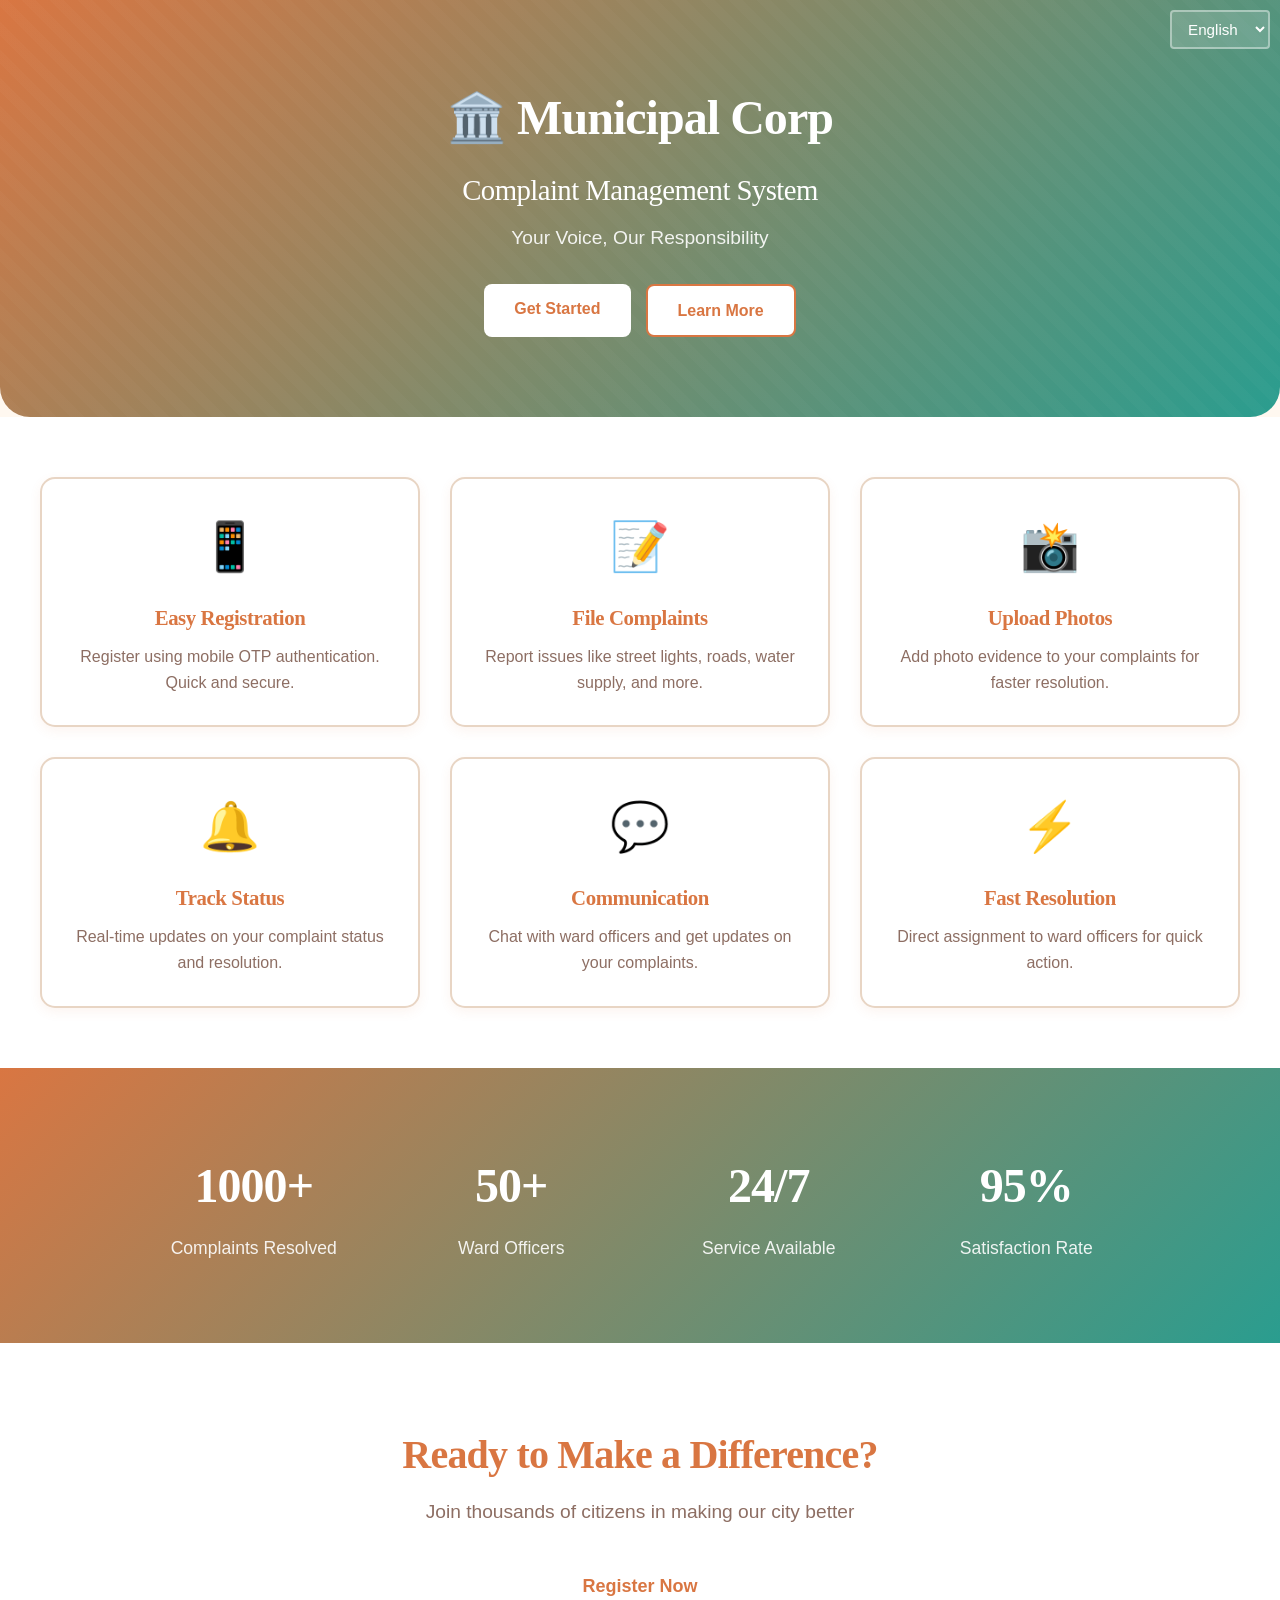
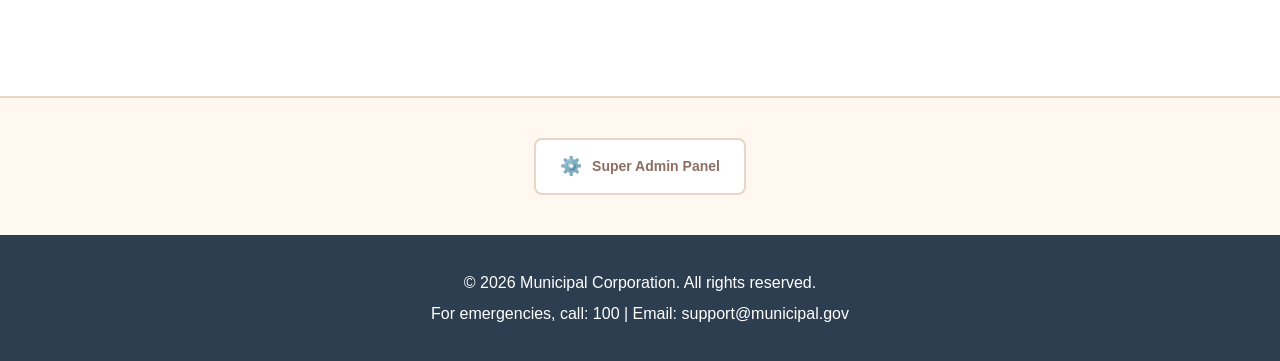
<file: src/main/resources/static/index.html>
<!DOCTYPE html>
<html lang="en">
<head>
    <meta charset="UTF-8">
    <meta name="viewport" content="width=device-width, initial-scale=1.0">
    <title>Municipal Corporation - Complaint Management</title>
    <link rel="stylesheet" href="css/styles.css">
    <script src="js/lang.js"></script>
</head>
<body>
    <div class="container">
        <header class="hero">
            <div class="hero-content">
                <h1>🏛️ Municipal Corp</h1>
                <h2 data-i18n="home.subtitle">Complaint Management System</h2>
                <p class="tagline" data-i18n="home.tagline">Your Voice, Our Responsibility</p>
                <div class="hero-actions">
                    <a href="login.html" class="btn btn-primary" data-i18n="home.getStarted">Get Started</a>
                    <a href="#features" class="btn btn-secondary" data-i18n="home.learnMore">Learn More</a>
                </div>
            </div>
            <div id="languageToggle" style="position: absolute; top: 10px; right: 10px; z-index: 1000;"></div>
        </header>

        <section id="features" class="features">
            <div class="feature-grid">
                <div class="feature-card">
                    <div class="feature-icon">📱</div>
                    <h3 data-i18n="home.featureEasyRegistration">Easy Registration</h3>
                    <p data-i18n="home.featureEasyRegDesc">Register using mobile OTP authentication. Quick and secure.</p>
                </div>
                <div class="feature-card">
                    <div class="feature-icon">📝</div>
                    <h3 data-i18n="home.featureFileComplaints">File Complaints</h3>
                    <p data-i18n="home.featureFileCompDesc">Report issues like street lights, roads, water supply, and more.</p>
                </div>
                <div class="feature-card">
                    <div class="feature-icon">📸</div>
                    <h3 data-i18n="home.featureUploadPhotos">Upload Photos</h3>
                    <p data-i18n="home.featureUploadPhotosDesc">Add photo evidence to your complaints for faster resolution.</p>
                </div>
                <div class="feature-card">
                    <div class="feature-icon">🔔</div>
                    <h3 data-i18n="home.featureTrackStatus">Track Status</h3>
                    <p data-i18n="home.featureTrackStatusDesc">Real-time updates on your complaint status and resolution.</p>
                </div>
                <div class="feature-card">
                    <div class="feature-icon">💬</div>
                    <h3 data-i18n="home.featureCommunication">Communication</h3>
                    <p data-i18n="home.featureCommunicationDesc">Chat with ward officers and get updates on your complaints.</p>
                </div>
                <div class="feature-card">
                    <div class="feature-icon">⚡</div>
                    <h3 data-i18n="home.featureFastResolution">Fast Resolution</h3>
                    <p data-i18n="home.featureFastResDesc">Direct assignment to ward officers for quick action.</p>
                </div>
            </div>
        </section>

        <section class="stats">
            <div class="stats-grid">
                <div class="stat-card">
                    <h3 class="stat-number">1000+</h3>
                    <p data-i18n="home.statsResolved">Complaints Resolved</p>
                </div>
                <div class="stat-card">
                    <h3 class="stat-number">50+</h3>
                    <p data-i18n="home.statsOfficers">Ward Officers</p>
                </div>
                <div class="stat-card">
                    <h3 class="stat-number">24/7</h3>
                    <p data-i18n="home.statsAvailable">Service Available</p>
                </div>
                <div class="stat-card">
                    <h3 class="stat-number">95%</h3>
                    <p data-i18n="home.statsSatisfaction">Satisfaction Rate</p>
                </div>
            </div>
        </section>

        <section class="cta">
            <h2 data-i18n="home.ctaTitle">Ready to Make a Difference?</h2>
            <p data-i18n="home.ctaSubtitle">Join thousands of citizens in making our city better</p>
            <a href="login.html" class="btn btn-primary btn-large" data-i18n="home.ctaButton">Register Now</a>
        </section>

        <section class="admin-section">
            <a href="super-admin-dashboard.html" class="admin-link">
                <span class="admin-icon">⚙️</span>
                <span class="admin-text">Super Admin Panel</span>
            </a>
        </section>

        <footer>
            <p data-i18n="home.footerCopyright">&copy; 2026 Municipal Corporation. All rights reserved.</p>
            <p data-i18n="home.footerEmergency">For emergencies, call: 100 | Email: support@municipal.gov</p>
        </footer>
    </div>
    
    <script src="js/common.js"></script>
    <script>
        // Initialize language system on page load
        document.addEventListener('DOMContentLoaded', () => {
            initializeLanguageSystem();
            applyPageTranslations();
        });
    </script>
</body>
</html>
</file>
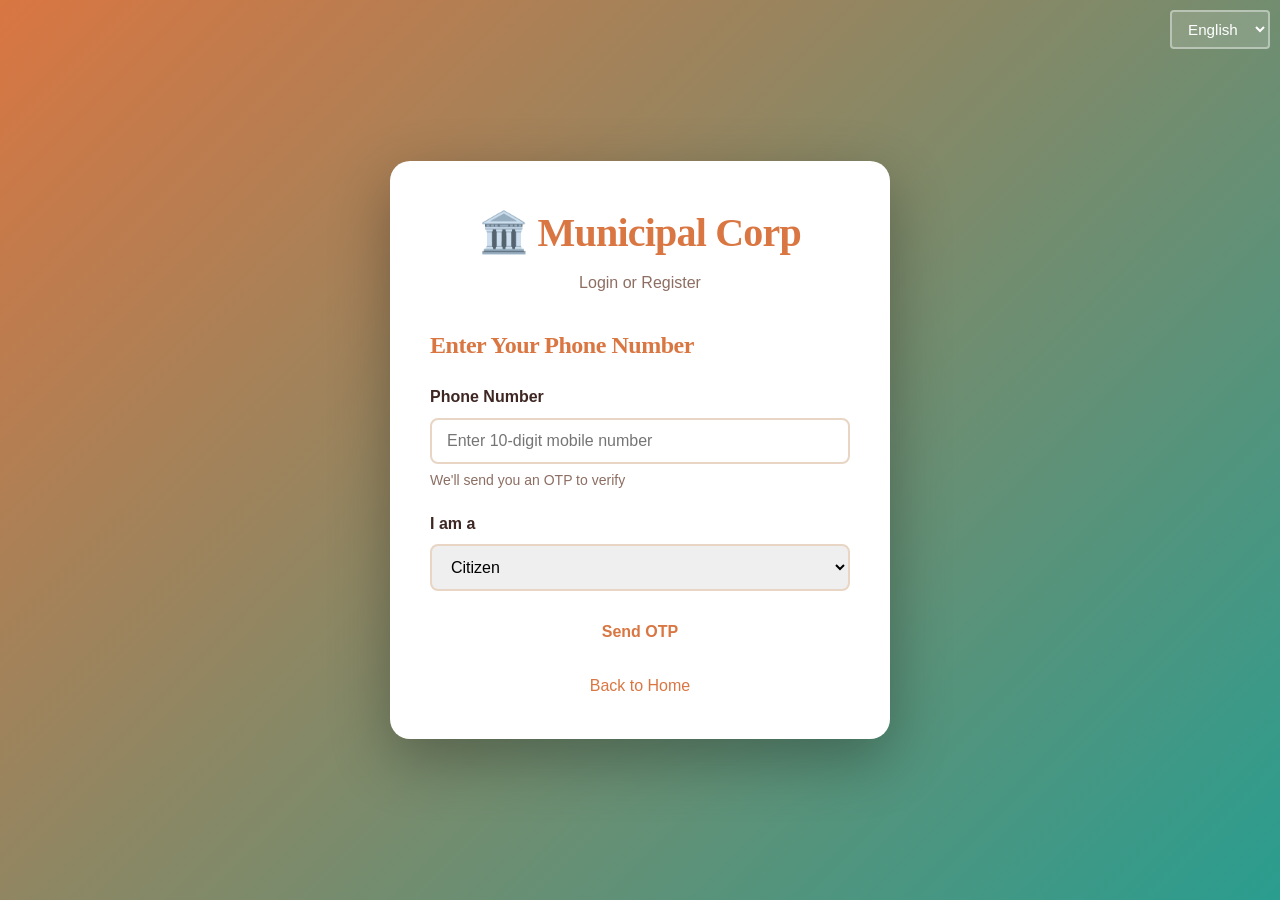
<file: src/main/resources/static/contact-leader.html>
<!DOCTYPE html>
<html lang="en">
<head>
    <meta charset="UTF-8">
    <meta name="viewport" content="width=device-width, initial-scale=1.0">
    <title>Contact Your Ward Officer - Municipal Corporation</title>
    <link rel="stylesheet" href="css/styles.css">
    <script src="js/lang.js"></script>
</head>
<body>
    <nav class="navbar">
        <div class="nav-container">
            <button id="hamburger-menu-btn" title="Toggle Menu">
                <span></span>
                <span></span>
                <span></span>
            </button>
            <div class="nav-brand">
                <h2>🏛️ Municipal Corp</h2>
            </div>
            <div class="nav-menu">
                <span id="userName" class="user-name"></span>
                <button onclick="logout()" class="btn btn-secondary btn-sm" data-i18n="nav.logout">Logout</button>
            </div>
        </div>
    </nav>

    <div class="dashboard-container">
        <aside class="sidebar">
            <ul class="sidebar-menu">
                <li><a href="dashboard.html" data-i18n="nav.dashboard">📊 Dashboard</a></li>
                <li><a href="create-ticket.html" data-i18n="nav.newComplaint">➕ New Complaint</a></li>
                <li><a href="my-tickets.html" data-i18n="nav.myComplaints">📋 My Complaints</a></li>
                <li class="active"><a href="contact-leader.html" data-i18n="nav.contactOfficer">📞 Contact Ward Officer</a></li>
                <li><a href="profile.html" data-i18n="nav.profile">👤 Profile</a></li>
            </ul>
        </aside>

        <main class="main-content">
            <div class="contact-leader-container">
                <h1 data-i18n="contact.title">Your Ward Officer</h1>
                
                <div id="leaderInfo" class="section">
                    <div class="loading" data-i18n="contact.loading">Loading ward officer information...</div>
                </div>
            </div>
        </main>
    </div>

    <!-- Alert Messages -->
    <div id="alertContainer"></div>

    <script src="js/common.js"></script>
    <script src="js/contact-leader.js"></script>
</body>
</html>
</file>
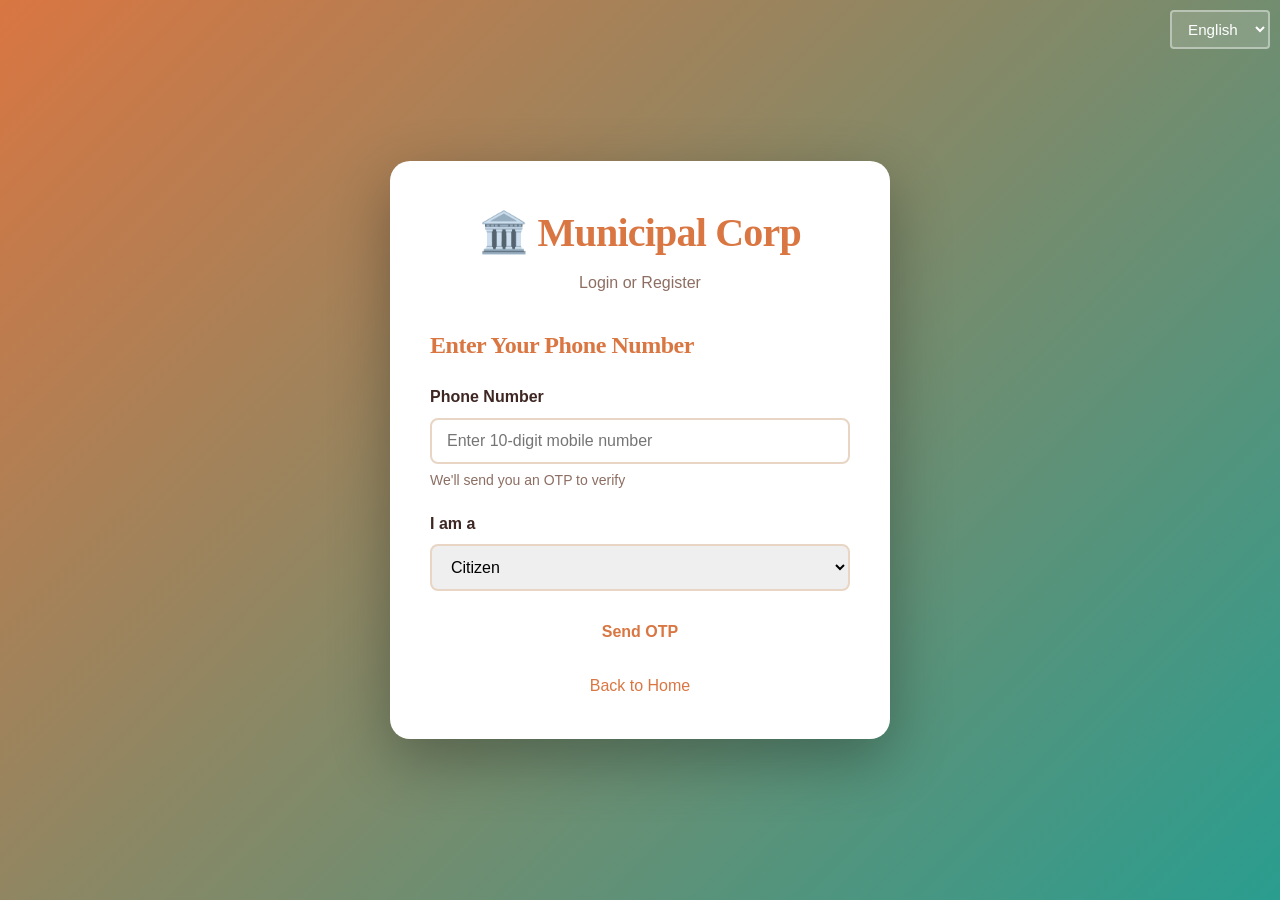
<file: src/main/resources/static/create-ticket.html>
<!DOCTYPE html>
<html lang="en">
<head>
    <meta charset="UTF-8">
    <meta name="viewport" content="width=device-width, initial-scale=1.0">
    <title>File Complaint - Municipal Corporation</title>
    <link rel="stylesheet" href="css/styles.css">
    <script src="js/lang.js"></script>
</head>
<body>
    <nav class="navbar">
        <div class="nav-container">
            <button id="hamburger-menu-btn" title="Toggle Menu">
                <span></span>
                <span></span>
                <span></span>
            </button>
            <div class="nav-brand">
                <h2>🏛️ Municipal Corp</h2>
            </div>
            <div class="nav-menu">
                <span id="userName" class="user-name"></span>
                <button onclick="logout()" class="btn btn-secondary btn-sm" data-i18n="nav.logout">Logout</button>
            </div>
        </div>
    </nav>

    <div class="dashboard-container">
        <aside class="sidebar">
            <ul class="sidebar-menu">
                <li><a href="dashboard.html" data-i18n="nav.dashboard">📊 Dashboard</a></li>
                <li class="active"><a href="create-ticket.html" data-i18n="nav.newComplaint">➕ New Complaint</a></li>
                <li id="myComplaintsLink"><a href="my-tickets.html" data-i18n="nav.myComplaints">📋 My Complaints</a></li>
                <li id="contactLeaderLink" style="display: none;"><a href="contact-leader.html" data-i18n="nav.contactOfficer">📞 Contact Ward Officer</a></li>
                <li><a href="profile.html" data-i18n="nav.profile">👤 Profile</a></li>
            </ul>
        </aside>

        <main class="main-content">
            <div class="form-container">
                <div class="form-header">
                    <h1 data-i18n="createTicket.title">📝 File New Complaint</h1>
                    <p data-i18n="createTicket.subtitle">Report an issue in your area</p>
                </div>

                <form id="ticketForm" class="ticket-form">
                    <div class="form-row">
                        <div class="form-group">
                            <label data-i18n="createTicket.typeLabel">Complaint Type *</label>
                            <select id="type" required>
                                <option value="COMPLAINT" data-i18n="createTicket.typeComplaint">Complaint</option>
                                <option value="FEEDBACK" data-i18n="createTicket.typeRequest">Service Request</option>
                                <option value="SUGGESTION" data-i18n="createTicket.typeSuggestion">Suggestion</option>
                            </select>
                        </div>
                        <div class="form-group">
                            <label data-i18n="createTicket.category">Category *</label>
                            <select id="category" required>
                                <option value="" data-i18n="createTicket.categoryPlaceholder">Select Category</option>
                                <option value="STREET_LIGHTS" data-i18n="createTicket.categoryStreetLights">🔦 Street Lights</option>
                                <option value="ROADS" data-i18n="createTicket.categoryRoads">🛣️ Roads & Potholes</option>
                                <option value="WATER_SUPPLY" data-i18n="createTicket.categoryWater">💧 Water Supply</option>
                                <option value="GARBAGE_COLLECTION" data-i18n="createTicket.categoryGarbage">🗑️ Garbage Collection</option>
                                <option value="DRAINAGE" data-i18n="createTicket.categorySewage">🚰 Sewage & Drainage</option>
                                <option value="PARKS" data-i18n="createTicket.categoryParks">🌳 Parks & Gardens</option>
                                <option value="OTHER" data-i18n="createTicket.categoryOthers">📋 Others</option>
                            </select>
                        </div>
                    </div>

                    <div class="form-group">
                        <label data-i18n="createTicket.titleLabel">Title *</label>
                        <input type="text" id="title" data-i18n-placeholder="createTicket.titlePlaceholder" placeholder="Brief description of the issue" 
                               maxlength="100" required>
                        <small class="char-count">0/100 characters</small>
                    </div>

                    <div class="form-group">
                        <label data-i18n="createTicket.description">Description *</label>
                        <textarea id="description" rows="5" 
                                  data-i18n-placeholder="createTicket.descriptionPlaceholder" placeholder="Provide detailed information about the issue..." 
                                  maxlength="500" required></textarea>
                        <small class="char-count">0/500 characters</small>
                    </div>

                    <div class="form-group">
                        <label data-i18n="createTicket.images">Upload Photos (Optional)</label>
                        <div class="file-upload-area" id="fileUploadArea">
                            <input type="file" id="fileInput" accept="image/jpeg,image/png,image/gif" 
                                   multiple style="display: none;">
                            <div class="upload-prompt" onclick="document.getElementById('fileInput').click()">
                                <div class="upload-icon">📷</div>
                                <p data-i18n="createTicket.uploadPrompt">Click to upload photos</p>
                                <small data-i18n="createTicket.fileFormat">JPEG, PNG, GIF (Max 10MB each)</small>
                            </div>
                            <div id="previewContainer" class="preview-container"></div>
                        </div>
                    </div>

                    <div class="form-actions">
                        <button type="button" onclick="window.location.href='dashboard.html'" 
                                class="btn btn-secondary" data-i18n="createTicket.cancel">Cancel</button>
                        <button type="submit" class="btn btn-primary" id="submitBtn" data-i18n="createTicket.submit">
                            Submit Complaint
                        </button>
                    </div>
                </form>
            </div>
        </main>
    </div>

    <!-- Alert Messages -->
    <div id="alertContainer"></div>

    <script src="js/common.js"></script>
    <script src="js/create-ticket.js"></script>
    
    <script>
        // Handle menu visibility for citizens vs leaders
        document.addEventListener('DOMContentLoaded', () => {
            const user = getUser();
            if (user && user.role !== 'LEADER') {
                // Show contact leader link for citizens
                const contactLeaderLink = document.getElementById('contactLeaderLink');
                if (contactLeaderLink) {
                    contactLeaderLink.style.display = 'list-item';
                }
            }
        });
    </script>
</body>
</html>
</file>
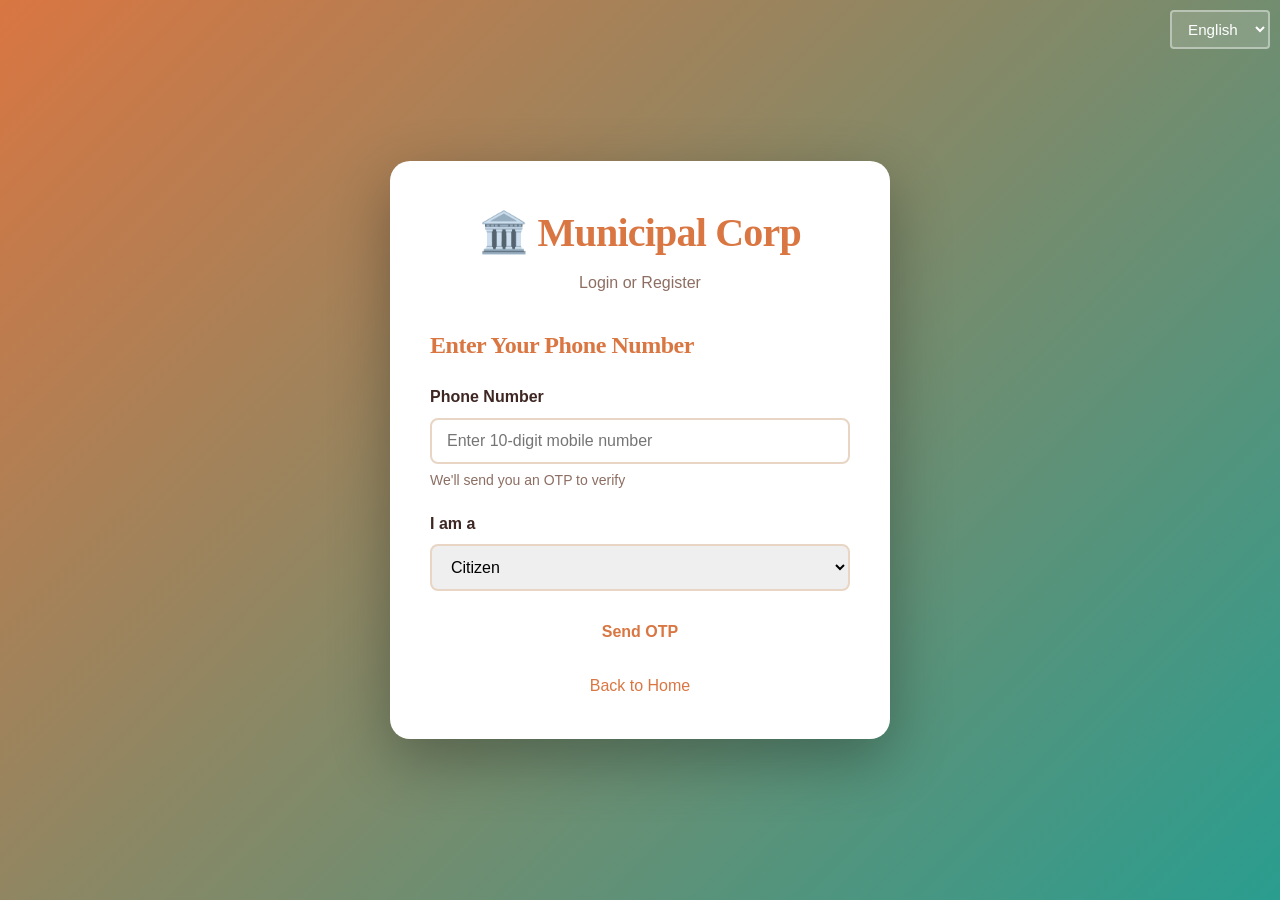
<file: src/main/resources/static/login.html>
<!DOCTYPE html>
<html lang="en">
<head>
    <meta charset="UTF-8">
    <meta name="viewport" content="width=device-width, initial-scale=1.0">
    <title data-i18n="auth.title">Login - Municipal Corporation</title>
    <link rel="stylesheet" href="css/styles.css">
    <script src="js/lang.js"></script>
</head>
<body>
    <div class="auth-container">
        <div id="languageToggleTop" style="position: absolute; top: 10px; right: 10px; z-index: 1000;"></div>
        <div class="auth-box">
            <div class="auth-header">
                <h1>🏛️ Municipal Corp</h1>
                <p data-i18n="auth.title">Login or Register</p>
            </div>

            <!-- Step 1: Phone Number -->
            <div id="phoneStep" class="auth-step active">
                <h2 data-i18n="auth.phoneStep">Enter Your Phone Number</h2>
                <form id="phoneForm">
                    <div class="form-group">
                        <label data-i18n="auth.phoneLabel">Phone Number</label>
                        <input type="tel" id="phone" pattern="[0-9]{10}" maxlength="10" 
                               data-i18n-placeholder="auth.phonePlaceholder" placeholder="Enter 10-digit mobile number" required>
                        <small data-i18n="auth.phoneHint">We'll send you an OTP to verify</small>
                    </div>
                    <div class="form-group">
                        <label data-i18n="auth.roleLabel">I am a</label>
                        <select id="role" required>
                            <option value="CITIZEN" data-i18n="auth.roleCitizen">Citizen</option>
                            <option value="LEADER" data-i18n="auth.roleLeader">Ward Officer</option>
                        </select>
                    </div>
                    <button type="submit" class="btn btn-primary btn-block" data-i18n="auth.sendOTPButton">Send OTP</button>
                </form>
            </div>

            <!-- Step 2: OTP Verification -->
            <div id="otpStep" class="auth-step">
                <h2 data-i18n="auth.otpStep">Enter OTP</h2>
                <p class="info-text"><span data-i18n="auth.otpSentTo">OTP sent to</span> <span id="phoneDisplay"></span></p>
                <form id="otpForm">
                    <div class="form-group">
                        <label data-i18n="auth.otpLabel">OTP Code</label>
                        <input type="text" id="otp" maxlength="6" pattern="[0-9]{6}" 
                               data-i18n-placeholder="auth.otpPlaceholder" placeholder="Enter 6-digit OTP" required>
                        <small data-i18n="auth.otpValid">Valid for 5 minutes</small>
                    </div>
                    <button type="submit" class="btn btn-primary btn-block" data-i18n="auth.verifyOTPButton">Verify OTP</button>
                    <button type="button" class="btn btn-secondary btn-block" onclick="goBackToPhone()" data-i18n="auth.backButton">
                        Back
                    </button>
                </form>
            </div>

            <!-- Step 3: Registration Form -->
            <div id="registerStep" class="auth-step">
                <h2 data-i18n="auth.registerStep">Complete Registration</h2>
                <form id="registerForm">
                    <div class="form-group">
                        <label data-i18n="auth.fullNameLabel">Full Name *</label>
                        <input type="text" id="name" data-i18n-placeholder="auth.fullNamePlaceholder" placeholder="Enter your full name" required>
                    </div>
                    <div class="form-group">
                        <label data-i18n="auth.emailLabel">Email *</label>
                        <input type="email" id="email" data-i18n-placeholder="auth.emailPlaceholder" placeholder="Enter your email" required>
                    </div>
                    <div class="form-group">
                        <label data-i18n="auth.addressLabel">Address *</label>
                        <textarea id="address" rows="3" data-i18n-placeholder="auth.addressPlaceholder" placeholder="Enter your complete address" required></textarea>
                    </div>
                    <div class="form-group">
                        <label id="wardLabel" data-i18n="auth.wardNumberLabel">Ward Number *</label>
                        <input type="text" id="wardNumber" data-i18n-placeholder="auth.wardNumberPlaceholder" placeholder="e.g., 15" required>
                    </div>
                    <div class="form-group">
                        <label>State *</label>
                        <select id="regState" required onchange="onRegStateChange()">
                            <option value="">Select your state...</option>
                        </select>
                    </div>
                    <div class="form-group">
                        <label>City *</label>
                        <select id="regCity" required onchange="onRegCityChange()">
                            <option value="">Select your city...</option>
                        </select>
                    </div>
                    <div class="form-group" id="leaderSelectGroup" style="display:none;">
                        <label data-i18n="auth.wardOfficerLabel">Ward Officer *</label>
                        <select id="leaderId" required>
                            <option value="" data-i18n="auth.wardOfficerSelect">Select...</option>
                        </select>
                        <small id="leaderHelp" style="color:var(--text-muted,#888);margin-top:4px;display:block;"></small>
                    </div>
                    <button type="submit" class="btn btn-primary btn-block" data-i18n="auth.registerButton">Complete Registration</button>
                </form>
            </div>

            <div class="auth-footer">
                <a href="index.html" data-i18n="auth.backToHome">← Back to Home</a>
            </div>

            <!-- Alert Messages -->
            <div id="alertContainer"></div>
        </div>
    </div>

    <script src="js/common.js"></script>
    <script src="js/auth.js"></script>
    <script>
        // Add language toggle to login page
        document.addEventListener('DOMContentLoaded', () => {
            // Only create toggle if it hasn't been created by lang.js already
            if (!document.getElementById('langSelect')) {
                const toggleContainer = document.getElementById('languageToggleTop');
                if (toggleContainer) {
                    const currentLang = getLanguage();
                    const select = document.createElement('select');
                    select.id = 'langSelect';
                    select.style.cssText = `
                        padding: 8px 12px;
                        border: 2px solid rgba(255,255,255,0.4);
                        border-radius: 4px;
                        background-color: rgba(255,255,255,0.15);
                        color: white;
                        font-size: 0.95em;
                        cursor: pointer;
                        font-weight: 500;
                    `;
                    
                    const enOption = document.createElement('option');
                    enOption.value = 'en';
                    enOption.textContent = 'English';
                    enOption.selected = currentLang === 'en';
                    select.appendChild(enOption);
                    
                    const hiOption = document.createElement('option');
                    hiOption.value = 'hi';
                    hiOption.textContent = 'हिंदी';
                    hiOption.selected = currentLang === 'hi';
                    select.appendChild(hiOption);
                    
                    select.addEventListener('change', (e) => {
                        setLanguage(e.target.value);
                    });
                    
                    toggleContainer.appendChild(select);
                }
            }
            
            applyPageTranslations();
        });
    </script>
</body>
</html>
</file>
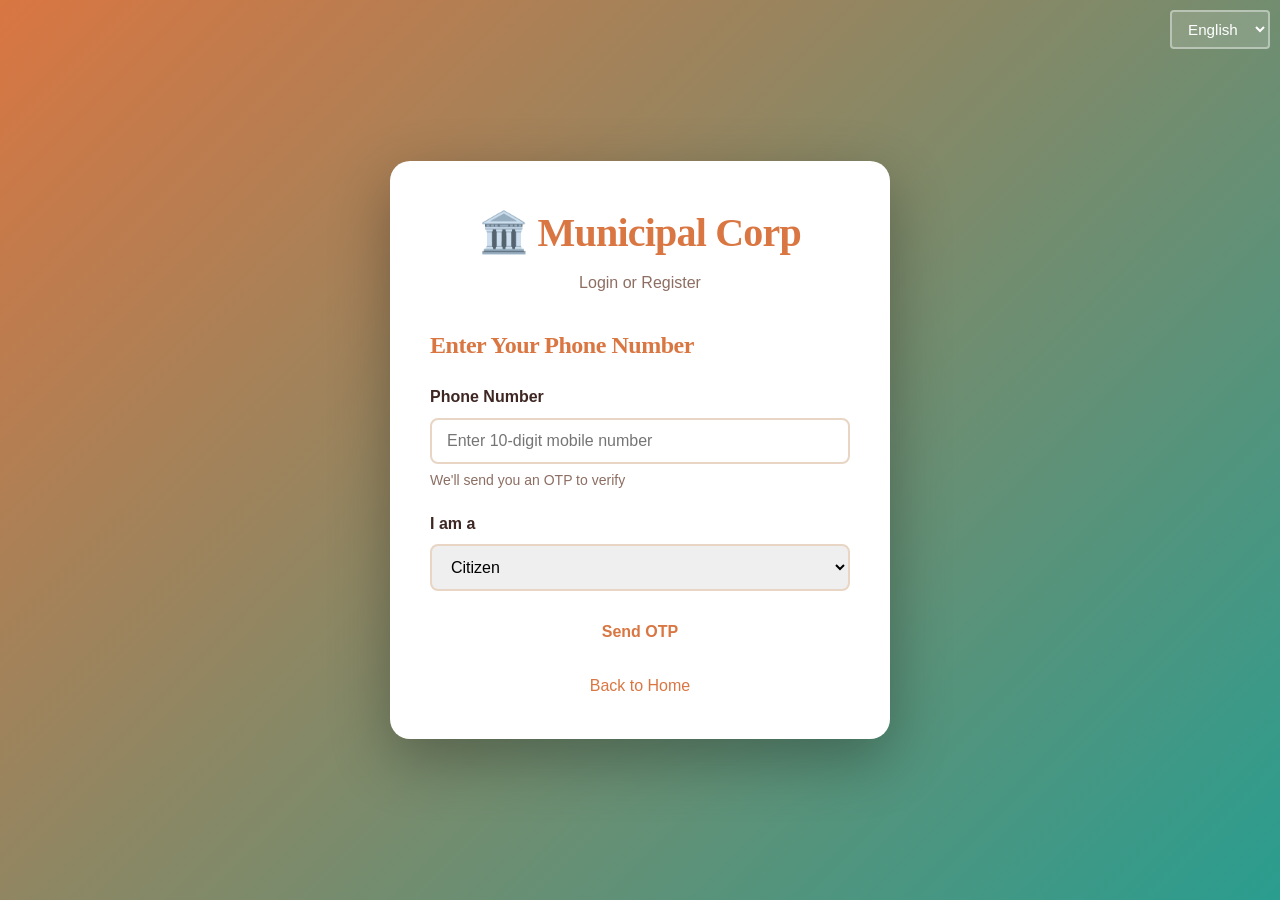
<file: src/main/resources/static/my-tickets.html>
<!DOCTYPE html>
<html lang="en">
<head>
    <meta charset="UTF-8">
    <meta name="viewport" content="width=device-width, initial-scale=1.0">
    <title>My Complaints - Municipal Corporation</title>
    <link rel="stylesheet" href="css/styles.css">
    <script src="js/lang.js"></script>
</head>
<body>
    <nav class="navbar">
        <div class="nav-container">
            <button id="hamburger-menu-btn" title="Toggle Menu">
                <span></span>
                <span></span>
                <span></span>
            </button>
            <div class="nav-brand">
                <h2>🏛️ Municipal Corp</h2>
            </div>
            <div class="nav-menu">
                <span id="userName" class="user-name"></span>
                <button onclick="logout()" class="btn btn-secondary btn-sm" data-i18n="nav.logout">Logout</button>
            </div>
        </div>
    </nav>

    <div class="dashboard-container">
        <aside class="sidebar">
            <ul class="sidebar-menu">
                <li><a href="dashboard.html" data-i18n="nav.dashboard">📊 Dashboard</a></li>
                <li id="newComplaintLink"><a href="create-ticket.html" data-i18n="nav.newComplaint">➕ New Complaint</a></li>
                <li class="active"><a href="my-tickets.html" data-i18n="nav.myComplaints">📋 My Complaints</a></li>
                <li id="contactLeaderLink" style="display: none;"><a href="contact-leader.html" data-i18n="nav.contactOfficer">📞 Contact Ward Officer</a></li>
                <li><a href="profile.html" data-i18n="nav.profile">👤 Profile</a></li>
            </ul>
        </aside>

        <main class="main-content">
            <!-- Dashboard Stats -->
            <div class="dashboard-header">
                <h1 data-i18n="tickets.title">My Complaints</h1>
                <a href="create-ticket.html" class="btn btn-primary" id="fileNewBtn" data-i18n="tickets.fileNew">
                    ➕ File New Complaint
                </a>
            </div>

            <!-- Citizen-Only Notice -->
            <div id="citizenNotice" style="display: none; margin-bottom: 20px; padding: 18px 22px; background: linear-gradient(135deg, #ffebee 0%, #ffcdd2 100%); border-left: 6px solid #d32f2f; border-radius: 6px; box-shadow: 0 2px 8px rgba(211, 47, 47, 0.15);">
                <strong style="color: #b71c1c; display: flex; align-items: center; gap: 10px; margin-bottom: 12px; font-size: 1.1em;">
                    ⚠️ <span id="noticeTitle" data-i18n="tickets.notice">Please Submit Complaints Responsibly</span>
                </strong>
                <p id="noticeText" data-i18n="tickets.noticeText" style="margin: 0; color: #ba000d; line-height: 1.7; font-size: 0.96em; font-weight: 500;">
                    We encourage you to submit complaints only when necessary. Please take time to review existing processes and communicate directly with your ward officer when possible. Excessive or duplicate complaints can strain the municipal system and delay assistance to those who need it most. Together, let's work efficiently to maintain our community.
                </p>
            </div>

            <div class="stats-row">
                <div class="stat-box">
                    <div class="stat-icon open">📝</div>
                    <div class="stat-content">
                        <h3 id="openCount">0</h3>
                        <p data-i18n="tickets.openComplaints">Open Complaints</p>
                    </div>
                </div>
                <div class="stat-box">
                    <div class="stat-icon progress">⏳</div>
                    <div class="stat-content">
                        <h3 id="inProgressCount">0</h3>
                        <p data-i18n="tickets.inProgressComplaints">In Progress</p>
                    </div>
                </div>
                <div class="stat-box">
                    <div class="stat-icon resolved">✅</div>
                    <div class="stat-content">
                        <h3 id="resolvedCount">0</h3>
                        <p data-i18n="tickets.resolvedComplaints">Resolved</p>
                    </div>
                </div>
                <div class="stat-box">
                    <div class="stat-icon total">📊</div>
                    <div class="stat-content">
                        <h3 id="totalCount">0</h3>
                        <p data-i18n="tickets.totalComplaints">Total Complaints</p>
                    </div>
                </div>
            </div>

            <!-- Tickets List -->
            <div class="section">
                <div class="section-header">
                    <h2 id="sectionTitle" data-i18n="tickets.recent">Recent Complaints</h2>
                    <button onclick="loadTickets()" class="btn btn-secondary btn-sm" data-i18n="tickets.refresh">🔄 Refresh</button>
                </div>
                <div id="ticketsContainer" class="tickets-container">
                    <div class="loading">Loading complaints...</div>
                </div>
            </div>
        </main>
    </div>

    <!-- Alert Messages -->
    <div id="alertContainer"></div>

    <script src="js/common.js"></script>
    <script src="js/my-tickets.js?v=4"></script>
</body>
</html>
</file>
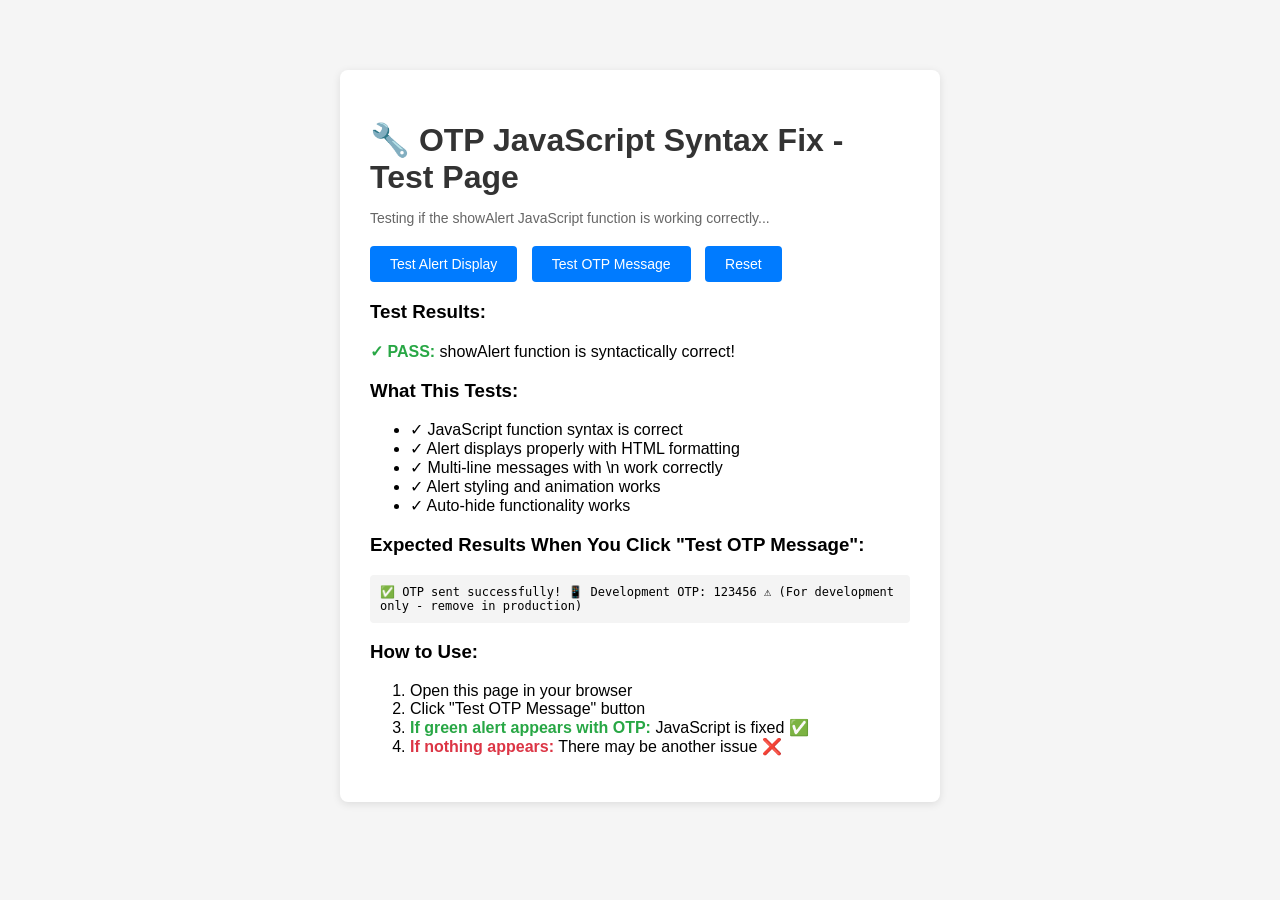
<file: src/main/resources/static/otp-test.html>
<!DOCTYPE html>
<html lang="en">
<head>
    <meta charset="UTF-8">
    <meta name="viewport" content="width=device-width, initial-scale=1.0">
    <title>OTP JavaScript Fix - Verification Test</title>
    <style>
        body {
            font-family: -apple-system, BlinkMacSystemFont, 'Segoe UI', 'Roboto', 'Oxygen', 'Ubuntu', sans-serif;
            max-width: 600px;
            margin: 50px auto;
            padding: 20px;
            background: #f5f5f5;
        }
        .container {
            background: white;
            padding: 30px;
            border-radius: 8px;
            box-shadow: 0 2px 8px rgba(0,0,0,0.1);
        }
        h1 { color: #333; margin-bottom: 10px; }
        .status { font-size: 14px; color: #666; margin-bottom: 20px; }
        .alert {
            padding: 16px;
            border-radius: 6px;
            margin: 20px 0;
            border-left: 4px solid;
            line-height: 1.6;
            white-space: pre-line;
            display: none;
        }
        .alert.show { display: block; animation: slideDown 0.3s ease-in-out; }
        @keyframes slideDown {
            from { opacity: 0; transform: translateY(-10px); }
            to { opacity: 1; transform: translateY(0); }
        }
        .alert-success {
            background: #d4edda;
            color: #155724;
            border-left-color: #155724;
        }
        .test-button {
            background: #007bff;
            color: white;
            border: none;
            padding: 10px 20px;
            border-radius: 4px;
            cursor: pointer;
            font-size: 14px;
        }
        .test-button:hover { background: #0056b3; }
        .code { background: #f4f4f4; padding: 10px; border-radius: 4px; font-family: monospace; margin: 10px 0; font-size: 12px; overflow-x: auto; }
        .pass { color: #28a745; font-weight: bold; }
        .fail { color: #dc3545; font-weight: bold; }
    </style>
</head>
<body>
    <div class="container">
        <h1>🔧 OTP JavaScript Syntax Fix - Test Page</h1>
        <p class="status">Testing if the showAlert JavaScript function is working correctly...</p>
        
        <button class="test-button" onclick="testShowAlert()">Test Alert Display</button>
        <button class="test-button" onclick="testOTPMessage()" style="margin-left: 10px;">Test OTP Message</button>
        <button class="test-button" onclick="resetAlert()" style="margin-left: 10px;">Reset</button>
        
        <div id="testAlert" class="alert"></div>
        
        <h3>Test Results:</h3>
        <div id="results">
            <p>Click buttons above to test...</p>
        </div>
        
        <h3>What This Tests:</h3>
        <ul>
            <li>✓ JavaScript function syntax is correct</li>
            <li>✓ Alert displays properly with HTML formatting</li>
            <li>✓ Multi-line messages with \n work correctly</li>
            <li>✓ Alert styling and animation works</li>
            <li>✓ Auto-hide functionality works</li>
        </ul>
        
        <h3>Expected Results When You Click "Test OTP Message":</h3>
        <div class="code">
✅ OTP sent successfully!

📱 Development OTP: 123456

⚠️ (For development only - remove in production)
        </div>
        
        <h3>How to Use:</h3>
        <ol>
            <li>Open this page in your browser</li>
            <li>Click "Test OTP Message" button</li>
            <li><span class="pass">If green alert appears with OTP:</span> JavaScript is fixed ✅</li>
            <li><span class="fail">If nothing appears:</span> There may be another issue ❌</li>
        </ol>
    </div>
    
    <script>
        // This is the FIXED showAlert function from super-admin.js
        function showAlert(alertId, message, type) {
            const alert = document.getElementById(alertId);
            if (alert) {
                // Handle multi-line messages by replacing \n with <br>
                const htmlMessage = message.replace(/\n/g, '<br>');
                alert.innerHTML = htmlMessage;
                alert.className = `alert show alert-${type}`;
                
                // Auto-hide after 8 seconds for success and info alerts (5 seconds for others)
                const autoHideDelay = (type === 'success' || type === 'info') ? 8000 : 5000;
                setTimeout(() => {
                    alert.classList.remove('show');
                }, autoHideDelay);
            }
        }
        
        function testShowAlert() {
            document.getElementById('results').innerHTML = '<p><span class="pass">✓ PASS:</span> showAlert function executed without errors!</p>';
            showAlert('testAlert', 'Simple Alert Test', 'success');
        }
        
        function testOTPMessage() {
            const devMessage = `✅ OTP sent successfully!\n\n📱 Development OTP: 123456\n\n⚠️ (For development only - remove in production)`;
            document.getElementById('results').innerHTML = '<p><span class="pass">✓ PASS:</span> OTP message displayed with multi-line formatting!</p>';
            showAlert('testAlert', devMessage, 'success');
        }
        
        function resetAlert() {
            document.getElementById('testAlert').classList.remove('show');
            document.getElementById('results').innerHTML = '<p>Click test buttons to run tests...</p>';
        }
        
        // Check if function syntax is valid
        window.addEventListener('load', function() {
            try {
                // Try to call the function with test parameters
                if (typeof showAlert === 'function') {
                    document.getElementById('results').innerHTML = '<p><span class="pass">✓ PASS:</span> showAlert function is syntactically correct!</p>';
                }
            } catch (e) {
                document.getElementById('results').innerHTML = `<p><span class="fail">✗ FAIL:</span> ${e.message}</p>`;
            }
        });
    </script>
</body>
</html>
</file>
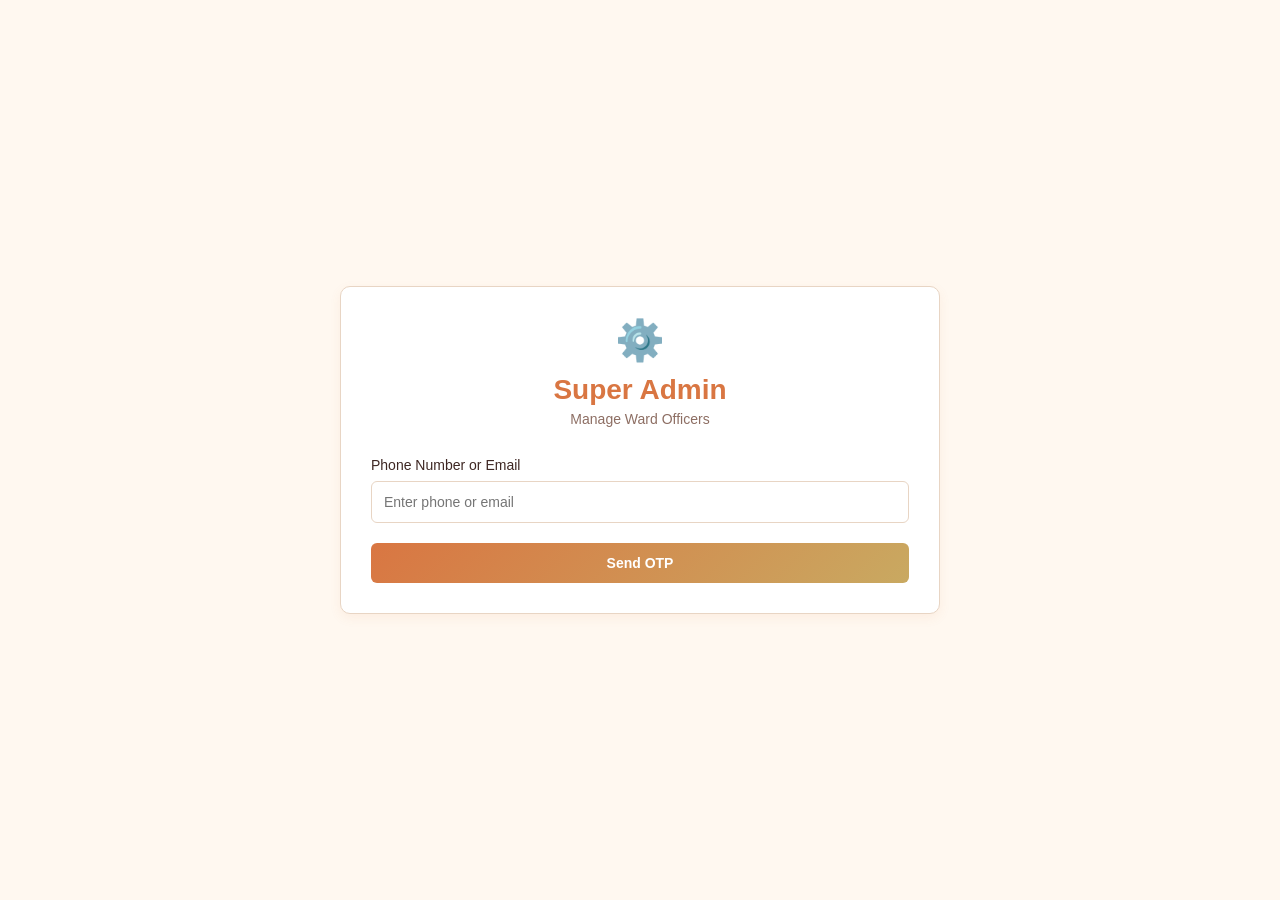
<file: src/main/resources/static/super-admin-dashboard.html>
<!DOCTYPE html>
<html lang="en">
<head>
    <meta charset="UTF-8">
    <meta name="viewport" content="width=device-width, initial-scale=1.0">
    <title>Super Admin Dashboard - Municipal Corp</title>
    <style>
        :root {
            --primary-color: #D97642;        /* Warm terracotta/saffron */
            --secondary-color: #2A9D8F;      /* Teal/turquoise */
            --accent-color: #C9A961;         /* Golden ochre */
            --success-color: #2E7D32;        /* Warm green */
            --danger-color: #C62828;         /* Warm red */
            --warning-color: #F57C00;        /* Warm orange */
            --info-color: #0277BD;           /* Warm blue */
            --light-bg: #FFF8F0;             /* Warm ivory/cream */
            --border-color: #E8D5C4;         /* Warm beige */
            --text-color: #3E2723;           /* Warm dark brown */
            --text-muted: #8D6E63;           /* Warm brown */
            --card-shadow: 0 4px 12px rgba(217, 118, 66, 0.08);
            --hover-shadow: 0 8px 24px rgba(217, 118, 66, 0.12);
        }
        
        * {
            margin: 0;
            padding: 0;
            box-sizing: border-box;
        }
        
        body {
            font-family: -apple-system, BlinkMacSystemFont, 'Segoe UI', Roboto, Oxygen, Ubuntu, Cantarell, sans-serif;
            background: var(--light-bg);
            min-height: 100vh;
            display: flex;
            justify-content: center;
            align-items: center;
            padding: 20px;
            color: var(--text-color);
        }
        
        .container {
            width: 100%;
            max-width: 600px;
        }
        
        .card {
            background: white;
            border-radius: 10px;
            box-shadow: var(--card-shadow);
            padding: 30px;
            border: 1px solid var(--border-color);
        }
        
        .header {
            text-align: center;
            margin-bottom: 30px;
        }

        .header-icon {
            font-size: 40px;
            margin-bottom: 10px;
        }
        
        .header h1 {
            color: var(--primary-color);
            font-size: 28px;
            margin-bottom: 5px;
        }
        
        .header p {
            color: var(--text-muted);
            font-size: 14px;
        }
        
        .form-group {
            margin-bottom: 20px;
        }
        
        label {
            display: block;
            margin-bottom: 8px;
            color: var(--text-color);
            font-weight: 500;
            font-size: 14px;
        }
        
        input, select, textarea {
            width: 100%;
            padding: 12px;
            border: 1px solid var(--border-color);
            border-radius: 6px;
            font-size: 14px;
            font-family: inherit;
            transition: all 0.3s;
            color: var(--text-color);
        }
        
        input:focus, select:focus, textarea:focus {
            outline: none;
            border-color: var(--primary-color);
            box-shadow: 0 0 0 3px rgba(217, 118, 66, 0.1);
        }
        
        .tabs {
            display: flex;
            gap: 10px;
            margin-bottom: 25px;
            border-bottom: 2px solid var(--border-color);
        }
        
        .tab-button {
            padding: 12px 20px;
            border: none;
            background: none;
            color: var(--text-muted);
            font-size: 14px;
            font-weight: 500;
            cursor: pointer;
            border-bottom: 3px solid transparent;
            transition: all 0.3s;
        }
        
        .tab-button.active {
            color: var(--primary-color);
            border-bottom-color: var(--primary-color);
        }
        
        .tab-content {
            display: none;
        }
        
        .tab-content.active {
            display: block;
        }
        
        .btn {
            padding: 12px 24px;
            border: none;
            border-radius: 6px;
            font-size: 14px;
            font-weight: 600;
            cursor: pointer;
            transition: all 0.3s;
            width: 100%;
        }
        
        .btn-primary {
            background: linear-gradient(135deg, var(--primary-color) 0%, var(--accent-color) 100%);
            color: white;
        }
        
        .btn-primary:hover {
            transform: translateY(-2px);
            box-shadow: var(--hover-shadow);
        }
        
        .btn-secondary {
            background: white;
            color: var(--primary-color);
            border: 2px solid var(--border-color);
        }
        
        .btn-secondary:hover {
            background: var(--light-bg);
            border-color: var(--primary-color);
        }
        
        .button-group {
            display: flex;
            gap: 10px;
            margin-top: 20px;
        }
        
        .button-group .btn {
            flex: 1;
        }
        
        .alert {
            padding: 16px;
            border-radius: 6px;
            margin-bottom: 20px;
            font-size: 14px;
            display: none;
            border-left: 4px solid;
            line-height: 1.6;
            white-space: pre-line;
            word-wrap: break-word;
        }
        
        .alert.show {
            display: block;
            animation: slideDown 0.3s ease-in-out;
        }
        
        @keyframes slideDown {
            from {
                opacity: 0;
                transform: translateY(-10px);
            }
            to {
                opacity: 1;
                transform: translateY(0);
            }
        }
        
        .alert-success {
            background: #d4edda;
            color: var(--success-color);
            border-left-color: var(--success-color);
            font-weight: 500;
        }
        
        .alert-error {
            background: #f8d7da;
            color: var(--danger-color);
            border-left-color: var(--danger-color);
            font-weight: 500;
        }
        
        .alert-info {
            background: #d1ecf1;
            color: var(--info-color);
            border-left-color: var(--info-color);
            font-weight: 500;
        }
        
        .alert-warning {
            background: #fff3cd;
            color: var(--warning-color);
            border-left-color: var(--warning-color);
            font-weight: 500;
        }
        
        .otp-section {
            background: var(--light-bg);
            padding: 15px;
            border-radius: 6px;
            margin: 20px 0;
            border: 1px solid var(--border-color);
        }
        
        .otp-section label {
            color: var(--primary-color);
            font-weight: 600;
        }
        
        .back-link {
            color: var(--primary-color);
            text-decoration: none;
            font-size: 14px;
            margin-top: 15px;
            display: inline-block;
            padding: 8px 0;
        }
        
        .back-link:hover {
            text-decoration: underline;
        }
        
        .success-message {
            text-align: center;
            padding: 30px 20px;
        }
        
        .success-message h2 {
            color: var(--success-color);
            margin-bottom: 10px;
        }
        
        .success-message p {
            color: var(--text-muted);
            font-size: 14px;
            line-height: 1.6;
            margin-bottom: 10px;
        }

        .success-message strong {
            color: var(--text-color);
        }
        
        .loading {
            display: none;
            text-align: center;
            padding: 20px;
        }
        
        .spinner {
            border: 3px solid var(--border-color);
            border-top: 3px solid var(--primary-color);
            border-radius: 50%;
            width: 30px;
            height: 30px;
            animation: spin 1s linear infinite;
            margin: 0 auto 10px;
        }
        
        @keyframes spin {
            0% { transform: rotate(0deg); }
            100% { transform: rotate(360deg); }
        }
    </style>
</head>
<body>
    <div class="container">
        <div class="card">
            <!-- Login Tab -->
            <div id="loginTab" class="tab-content active">
                <div class="header">
                    <div class="header-icon">⚙️</div>
                    <h1>Super Admin</h1>
                    <p>Manage Ward Officers</p>
                </div>
                
                <div id="loginAlert" class="alert"></div>
                
                <form id="loginForm">
                    <div class="form-group">
                        <label for="loginPhone">Phone Number or Email</label>
                        <input type="text" id="loginPhone" placeholder="Enter phone or email" required>
                    </div>
                    
                    <button type="submit" class="btn btn-primary">Send OTP</button>
                </form>
            </div>
            
            <!-- OTP Verification Tab -->
            <div id="otpTab" class="tab-content">
                <div class="header">
                    <div class="header-icon">✓</div>
                    <h1>Verify OTP</h1>
                    <p id="otpIdentifier"></p>
                </div>
                
                <div id="otpAlert" class="alert"></div>
                
                <form id="otpForm">
                    <div class="otp-section">
                        <label for="otpInput">Enter 6-digit OTP</label>
                        <input type="text" id="otpInput" placeholder="000000" maxlength="6" pattern="[0-9]{6}" required>
                        <p style="font-size: 12px; color: var(--text-muted); margin-top: 8px;">Check your phone/email for the OTP</p>
                    </div>
                    
                    <button type="submit" class="btn btn-primary">Verify OTP</button>
                    <a href="#" id="resendOtp" class="back-link">Resend OTP</a>
                </form>
            </div>
            
            <!-- Dashboard Tab -->
            <div id="dashboardTab" class="tab-content">
                <div class="header">
                    <div class="header-icon">📋</div>
                    <h1>Register Ward Officer</h1>
                    <p id="adminName"></p>
                </div>
                
                <div id="dashboardAlert" class="alert"></div>
                
                <form id="leaderForm">
                    <div class="form-group">
                        <label for="leaderName">Ward Officer Name *</label>
                        <input type="text" id="leaderName" placeholder="Enter full name" required>
                    </div>
                    
                    <div class="form-group">
                        <label for="leaderPhone">Phone Number *</label>
                        <input type="tel" id="leaderPhone" placeholder="Enter 10-digit phone number" pattern="[0-9]{10}" required>
                    </div>
                    
                    <div class="form-group">
                        <label for="leaderEmail">Email Address</label>
                        <input type="email" id="leaderEmail" placeholder="Enter email (optional)">
                    </div>
                    
                    <div class="form-group">
                        <label for="leaderJurisdiction">Ward Number *</label>
                        <input type="text" id="leaderJurisdiction" placeholder="e.g., Ward 5, North Zone" required>
                    </div>
                    
                    <div class="form-group">
                        <label for="leaderDesignation">Designation *</label>
                        <select id="leaderDesignation" required>
                            <option value="">Select Designation</option>
                            <option value="Ward Officer">Ward Officer</option>
                            <option value="Deputy Ward Officer">Deputy Ward Officer</option>
                            <option value="Area Coordinator">Area Coordinator</option>
                            <option value="Community Manager">Community Manager</option>
                        </select>
                    </div>
                    
                    <button type="submit" class="btn btn-primary">Register Ward Officer</button>
                </form>
                
                <div class="button-group" style="margin-top: 15px;">
                    <button class="btn btn-secondary" onclick="logout()">Logout</button>
                </div>
            </div>
            
            <!-- Success Tab -->
            <div id="successTab" class="tab-content">
                <div class="success-message">
                    <div class="header-icon">✅</div>
                    <h2>Ward Officer Registered</h2>
                    <p>The ward officer profile has been created and is now active.</p>
                    <p><strong>Name:</strong> <span id="successName"></span></p>
                    <p><strong>Phone:</strong> <span id="successPhone"></span></p>
                    <p><strong>Ward Number:</strong> <span id="successJurisdiction"></span></p>
                    <button class="btn btn-primary" onclick="resetForm()">Register Another</button>
                    <button class="btn btn-secondary" onclick="logout()" style="margin-top: 10px;">Logout</button>
                </div>
            </div>
        </div>
    </div>
    
    <script src="js/super-admin.js"></script>
</body>
</html>
</file>
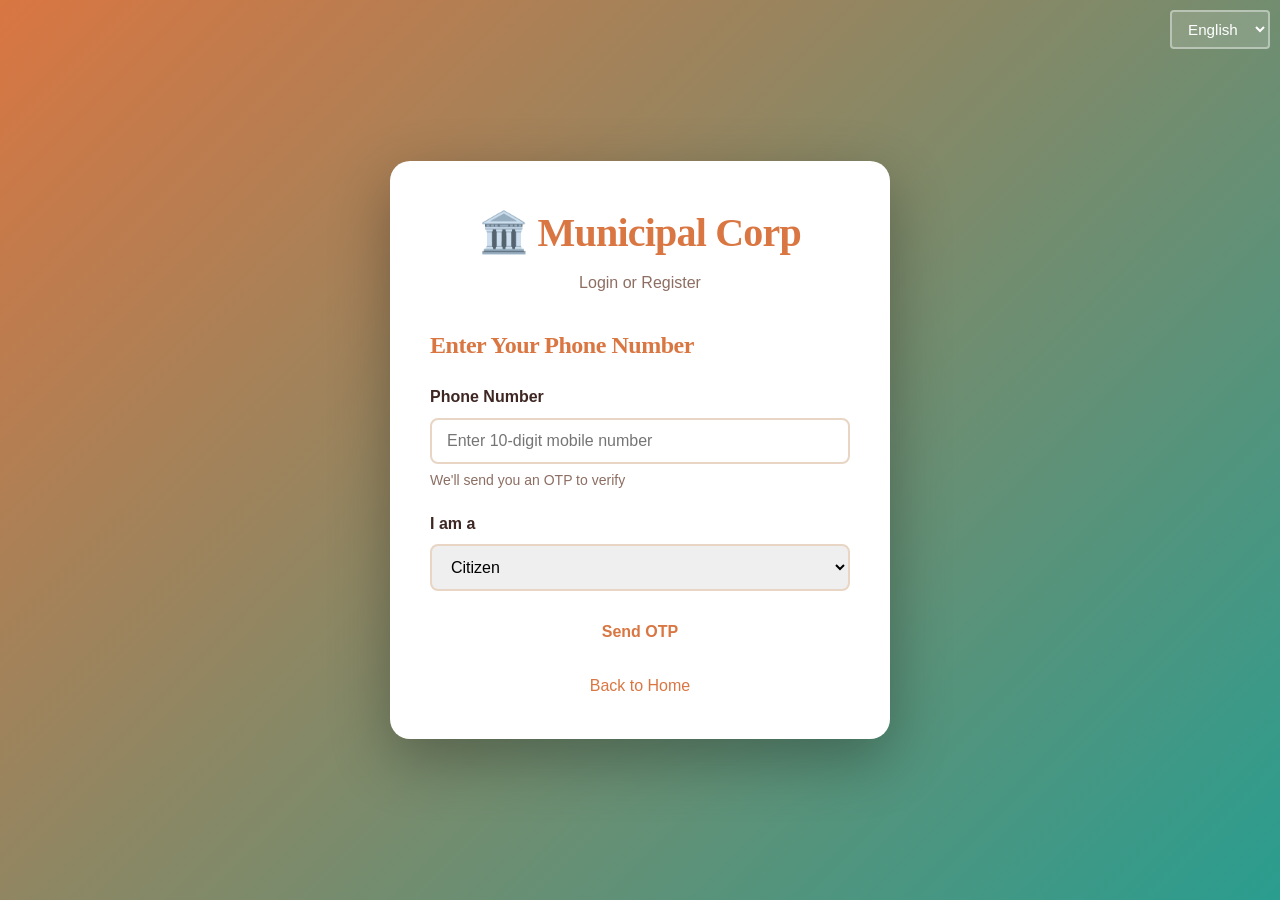
<file: src/main/resources/static/ticket-details.html>
<!DOCTYPE html>
<html lang="en">
<head>
    <meta charset="UTF-8">
    <meta name="viewport" content="width=device-width, initial-scale=1.0">
    <title>Complaint Details - Municipal Corporation</title>
    <link rel="stylesheet" href="css/styles.css">
    <script src="js/lang.js"></script>
    <style>
        /* Image Viewer Modal */
        .image-viewer-modal {
            display: none;
            position: fixed;
            top: 0;
            left: 0;
            width: 100%;
            height: 100%;
            background-color: rgba(0, 0, 0, 0.9);
            z-index: 10000;
            justify-content: center;
            align-items: center;
        }

        .image-viewer-modal.active {
            display: flex;
        }

        .image-viewer-content {
            position: relative;
            max-width: 90%;
            max-height: 90vh;
        }

        .image-viewer-content img {
            width: auto;
            height: auto;
            max-width: 100%;
            max-height: 90vh;
            display: block;
        }

        .image-viewer-close {
            position: absolute;
            top: -40px;
            right: 0;
            background: white;
            border: none;
            border-radius: 50%;
            width: 35px;
            height: 35px;
            font-size: 20px;
            cursor: pointer;
            display: flex;
            align-items: center;
            justify-content: center;
            box-shadow: 0 2px 8px rgba(0, 0, 0, 0.3);
        }

        .image-viewer-close:hover {
            background: #f0f0f0;
        }
    </style>
</head>
<body>
    <nav class="navbar">
        <div class="nav-container">
            <button id="hamburger-menu-btn" title="Toggle Menu">
                <span></span>
                <span></span>
                <span></span>
            </button>
            <div class="nav-brand">
                <h2>🏛️ Municipal Corp</h2>
            </div>
            <div class="nav-menu">
                <span id="userName" class="user-name"></span>
                <button onclick="logout()" class="btn btn-secondary btn-sm" data-i18n="nav.logout">Logout</button>
            </div>
        </div>
    </nav>

    <div class="dashboard-container">
        <aside class="sidebar">
            <ul class="sidebar-menu">
                <li><a href="dashboard.html" data-i18n="nav.dashboard">📊 Dashboard</a></li>
                <li id="newComplaintLink"><a href="create-ticket.html" data-i18n="nav.newComplaint">➕ New Complaint</a></li>
                <li id="myComplaintsLink"><a href="my-tickets.html" data-i18n="nav.myComplaints">📋 My Complaints</a></li>
                <li id="contactLeaderLink" style="display: none;"><a href="contact-leader.html" data-i18n="nav.contactOfficer">📞 Contact Ward Officer</a></li>
                <li><a href="profile.html" data-i18n="nav.profile">👤 Profile</a></li>
            </ul>
        </aside>

        <main class="main-content">
            <div class="ticket-details-container">
                <!-- Back Button -->
                <button onclick="window.location.href='my-tickets.html'" class="btn btn-secondary btn-sm" data-i18n="ticketDetails.back">
                    ← Back to Complaints
                </button>

                <!-- Ticket Header -->
                <div id="ticketHeader" class="ticket-header">
                    <!-- Will be populated by JS -->
                </div>

                <!-- Ticket Images -->
                <div id="ticketImages" class="ticket-images">
                    <!-- Will be populated if images exist -->
                </div>

                <!-- Ticket Details -->
                <div id="ticketInfo" class="ticket-info">
                    <!-- Will be populated by JS -->
                </div>

                <!-- Leader Actions (visible only to leaders) -->
                <div id="leaderActions" class="section" style="display: none;">
                    <h3 data-i18n="ticketDetails.leaderActions">⚙️ Leader Actions</h3>
                    <div style="display: flex; gap: 10px; flex-wrap: wrap; margin-top: 15px;">
                        <button onclick="updateStatus('IN_PROGRESS')" class="btn btn-warning btn-sm" data-i18n="ticketDetails.markInProgress">
                            ⏳ Mark In Progress
                        </button>
                        <button onclick="updateStatus('RESOLVED')" class="btn btn-success btn-sm" data-i18n="ticketDetails.markResolved">
                            ✅ Mark Resolved
                        </button>
                    </div>
                </div>

                <!-- Comments Section -->
                <div class="comments-section">
                    <h3 data-i18n="ticketDetails.comments">💬 Comments & Updates</h3>
                    <div id="commentsContainer" class="comments-container">
                        <!-- Will be populated by JS -->
                    </div>

                    <!-- Add Comment Form -->
                    <div class="add-comment-form">
                        <h4 data-i18n="ticketDetails.addComment">Add a Comment</h4>
                        <form id="commentForm">
                            <textarea id="commentText" rows="3" 
                                      data-i18n-placeholder="ticketDetails.placeholderComment"
                                      placeholder="Add your comment or update..." 
                                      required></textarea>
                            <button type="submit" class="btn btn-primary" data-i18n="ticketDetails.postComment">Post Comment</button>
                        </form>
                    </div>
                </div>
            </div>
        </main>
    </div>

    <!-- Alert Messages -->
    <div id="alertContainer"></div>

    <!-- Image Viewer Modal -->
    <div id="imageViewerModal" class="image-viewer-modal" onclick="closeImageViewer()">
        <div class="image-viewer-content" onclick="event.stopPropagation()">
            <button class="image-viewer-close" onclick="closeImageViewer()">✕</button>
            <img id="viewerImage" src="" alt="Image">
        </div>
    </div>

    <script src="js/common.js"></script>
    <script src="js/ticket-details.js?v=3"></script>
</body>
</html>
</file>
<file: src/main/resources/static/css/styles.css>
/* Global Variables - Rajasthan Inspired Theme */
:root {
    --primary-color: #D97642;        /* Warm terracotta/saffron */
    --secondary-color: #2A9D8F;      /* Teal/turquoise */
    --accent-color: #C9A961;         /* Golden ochre */
    --success-color: #2E7D32;        /* Warm green */
    --danger-color: #C62828;         /* Warm red */
    --warning-color: #F57C00;        /* Warm orange */
    --info-color: #0277BD;           /* Warm blue */
    --light-bg: #FFF8F0;             /* Warm ivory/cream */
    --border-color: #E8D5C4;         /* Warm beige */
    --text-color: #3E2723;           /* Warm dark brown */
    --text-muted: #8D6E63;           /* Warm brown */
    --card-shadow: 0 4px 12px rgba(217, 118, 66, 0.08);
    --hover-shadow: 0 8px 24px rgba(217, 118, 66, 0.12);
}

/* Reset & Base Styles */
* {
    margin: 0;
    padding: 0;
    box-sizing: border-box;
}

body {
    font-family: 'Segoe UI', 'Inter', -apple-system, BlinkMacSystemFont, sans-serif;
    line-height: 1.6;
    color: var(--text-color);
    background: var(--light-bg);
}

h1, h2, h3, h4, h5, h6 {
    font-family: 'Georgia', 'Merriweather', serif;
    font-weight: 600;
    letter-spacing: -0.02em;
}

/* Container */
.container {
    max-width: 1400px;
    margin: 0 auto;
}

/* Hero Section - Rajasthan Inspired */
.hero {
    background: linear-gradient(135deg, var(--primary-color) 0%, var(--secondary-color) 100%);
    color: white;
    padding: 80px 20px;
    text-align: center;
    border-radius: 0 0 30px 30px;
    position: relative;
    overflow: hidden;
}

.hero::before {
    content: '';
    position: absolute;
    top: 0;
    left: 0;
    right: 0;
    bottom: 0;
    background: repeating-linear-gradient(
        45deg,
        transparent,
        transparent 10px,
        rgba(255, 255, 255, 0.02) 10px,
        rgba(255, 255, 255, 0.02) 20px
    );
    pointer-events: none;
}

.hero-content {
    position: relative;
    z-index: 1;
}

.hero-content h1 {
    font-size: 3em;
    margin-bottom: 10px;
}

.hero-content h2 {
    font-size: 1.8em;
    font-weight: 300;
    margin-bottom: 10px;
}

.tagline {
    font-size: 1.2em;
    margin-bottom: 30px;
    opacity: 0.9;
}

.hero-actions {
    display: flex;
    gap: 15px;
    justify-content: center;
    flex-wrap: wrap;
}

/* Mobile-first Hero Section */
@media (max-width: 1024px) {
    .hero {
        padding: 60px 15px;
    }
    
    .hero-content h1 {
        font-size: 2.2em;
    }
    
    .hero-content h2 {
        font-size: 1.4em;
    }
    
    .tagline {
        font-size: 1em;
    }
}

@media (max-width: 768px) {
    .hero {
        padding: 40px 15px;
        border-radius: 0 0 20px 20px;
    }
    
    .hero-content h1 {
        font-size: 1.8em;
        margin-bottom: 8px;
    }
    
    .hero-content h2 {
        font-size: 1.2em;
        margin-bottom: 12px;
    }
    
    .tagline {
        font-size: 0.95em;
        margin-bottom: 20px;
    }
    
    .hero-actions {
        gap: 10px;
    }
}

@media (max-width: 480px) {
    .hero {
        padding: 30px 12px;
    }
    
    .hero-content h1 {
        font-size: 1.5em;
    }
    
    .hero-content h2 {
        font-size: 1.05em;
    }
    
    .tagline {
        font-size: 0.9em;
    }
    
    /* Position language toggle to avoid overlap on mobile */
    #languageToggle,
    #languageToggleTop {
        top: 8px !important;
        right: 8px !important;
    }
}

/* Buttons */
.btn {
    display: inline-block;
    padding: 12px 30px;
    border-radius: 8px;
    text-decoration: none;
    font-weight: 600;
    transition: all 0.3s;
    border: none;
    cursor: pointer;
    font-size: 16px;
}

.btn-primary {
    background: white;
    color: var(--primary-color);
}

.btn-primary:hover {
    transform: translateY(-2px);
    box-shadow: 0 5px 15px rgba(0, 0, 0, 0.2);
}

/* Enhanced Add News Button - Rajasthan Style */
.btn-add-news {
    padding: 14px 35px !important;
    font-size: 1.1em !important;
    background: linear-gradient(135deg, var(--primary-color) 0%, var(--accent-color) 100%) !important;
    color: white !important;
    border: none !important;
    box-shadow: 0 4px 12px rgba(217, 118, 66, 0.3);
    transition: all 0.3s ease;
    display: inline-flex !important;
    align-items: center;
    gap: 8px;
    border-radius: 10px;
}

.btn-add-news:hover {
    transform: translateY(-3px) scale(1.05);
    box-shadow: 0 8px 20px rgba(217, 118, 66, 0.4);
    background: linear-gradient(135deg, var(--accent-color) 0%, var(--primary-color) 100%) !important;
}

.btn-add-news:active {
    transform: translateY(-1px);
}

.btn-secondary {
    background: white;
    color: var(--primary-color);
    border: 2px solid var(--primary-color);
}

.btn-secondary:hover {
    background: var(--primary-color);
    color: white;
}

.btn-block {
    width: 100%;
}

.btn-large {
    padding: 15px 40px;
    font-size: 18px;
}

.btn-sm {
    padding: 8px 16px;
    font-size: 14px;
}

/* Features Section */
.features {
    padding: 60px 20px;
    background: white;
}

.feature-grid {
    display: grid;
    grid-template-columns: repeat(auto-fit, minmax(300px, 1fr));
    gap: 30px;
    max-width: 1200px;
    margin: 0 auto;
}

.feature-card {
    background: white;
    padding: 30px;
    border-radius: 15px;
    text-align: center;
    transition: transform 0.3s, box-shadow 0.3s;
    border: 2px solid var(--border-color);
    box-shadow: var(--card-shadow);
}

.feature-card:hover {
    transform: translateY(-5px);
    box-shadow: var(--hover-shadow);
    border-color: var(--accent-color);
}

.feature-icon {
    font-size: 3em;
    margin-bottom: 15px;
}

.feature-card h3 {
    color: var(--primary-color);
    margin-bottom: 10px;
    font-size: 1.3em;
}

.feature-card p {
    color: var(--text-muted);
    line-height: 1.6;
}

/* Stats Section */
.stats {
    padding: 60px 20px;
    background: linear-gradient(135deg, var(--primary-color) 0%, var(--secondary-color) 100%);
    color: white;
}

.stats-grid {
    display: grid;
    grid-template-columns: repeat(auto-fit, minmax(200px, 1fr));
    gap: 30px;
    max-width: 1000px;
    margin: 0 auto;
    text-align: center;
}

.stat-card {
    padding: 20px;
}

.stat-number {
    font-size: 3em;
    font-weight: bold;
    margin-bottom: 10px;
}

.stat-card p {
    font-size: 1.1em;
    opacity: 0.9;
}

/* CTA Section */
.cta {
    padding: 80px 20px;
    text-align: center;
    background: white;
}

.cta h2 {
    font-size: 2.5em;
    color: var(--primary-color);
    margin-bottom: 10px;
}

.cta p {
    font-size: 1.2em;
    color: var(--text-muted);
    margin-bottom: 30px;
}

/* Admin Section */
.admin-section {
    padding: 40px 20px;
    text-align: center;
    background: var(--light-bg);
    border-top: 2px solid var(--border-color);
}

.admin-link {
    display: inline-flex;
    align-items: center;
    gap: 10px;
    padding: 12px 24px;
    background: white;
    color: var(--text-muted);
    text-decoration: none;
    border: 2px solid var(--border-color);
    border-radius: 8px;
    font-weight: 500;
    font-size: 14px;
    transition: all 0.3s ease;
}

.admin-link:hover {
    color: var(--primary-color);
    border-color: var(--primary-color);
    transform: translateY(-2px);
    box-shadow: var(--hover-shadow);
}

.admin-icon {
    font-size: 18px;
}

.admin-text {
    font-weight: 600;
}

/* Footer */
footer {
    background: #2c3e50;
    color: white;
    text-align: center;
    padding: 30px 20px;
}

footer p {
    margin: 5px 0;
}

/* Auth Container */
.auth-container {
    min-height: 100vh;
    display: flex;
    align-items: center;
    justify-content: center;
    background: linear-gradient(135deg, var(--primary-color) 0%, var(--secondary-color) 100%);
    padding: 20px;
}

.auth-box {
    background: white;
    border-radius: 20px;
    padding: 40px;
    box-shadow: 0 20px 60px rgba(0, 0, 0, 0.3);
    max-width: 500px;
    width: 100%;
}

.auth-header {
    text-align: center;
    margin-bottom: 30px;
}

.auth-header h1 {
    color: var(--primary-color);
    font-size: 2.5em;
    margin-bottom: 5px;
}

.auth-header p {
    color: var(--text-muted);
}

.auth-step {
    display: none;
}

.auth-step.active {
    display: block;
}

.auth-step h2 {
    color: var(--primary-color);
    margin-bottom: 20px;
    font-size: 1.5em;
}

.info-text {
    color: var(--text-muted);
    margin-bottom: 20px;
    text-align: center;
}

.auth-footer {
    text-align: center;
    margin-top: 20px;
}

.auth-footer a {
    color: var(--primary-color);
    text-decoration: none;
}

/* Mobile Auth Styles */
@media (max-width: 768px) {
    .auth-box {
        padding: 30px 20px;
        border-radius: 15px;
        margin: 0 15px;
    }
    
    .auth-header h1 {
        font-size: 1.8em;
    }
    
    .auth-step h2 {
        font-size: 1.3em;
    }
    
    .info-text {
        font-size: 0.95em;
    }
}

@media (max-width: 480px) {
    .auth-box {
        padding: 20px 15px;
        border-radius: 12px;
        margin: 0 10px;
    }
    
    .auth-header h1 {
        font-size: 1.5em;
    }
    
    .auth-header {
        margin-bottom: 20px;
    }
    
    .auth-step h2 {
        font-size: 1.1em;
    }
}

/* Form Styles */
.form-group {
    margin-bottom: 20px;
}

.form-group label {
    display: block;
    margin-bottom: 8px;
    font-weight: 600;
    color: var(--text-color);
}

.form-group input,
.form-group select,
.form-group textarea {
    width: 100%;
    padding: 12px 15px;
    border-radius: 8px;
    border: 2px solid var(--border-color);
    font-size: 16px;
    transition: border-color 0.3s;
}

.form-group input:focus,
.form-group select:focus,
.form-group textarea:focus {
    outline: none;
    border-color: var(--primary-color);
}

.form-group small {
    display: block;
    margin-top: 5px;
    color: var(--text-muted);
    font-size: 14px;
}

.form-row {
    display: grid;
    grid-template-columns: repeat(auto-fit, minmax(200px, 1fr));
    gap: 20px;
}

@media (max-width: 768px) {
    .form-row {
        grid-template-columns: repeat(auto-fit, minmax(150px, 1fr));
        gap: 15px;
    }
}

@media (max-width: 480px) {
    .form-row {
        grid-template-columns: 1fr;
        gap: 12px;
    }
}

/* Navbar */
.navbar {
    background: linear-gradient(135deg, var(--primary-color) 0%, var(--secondary-color) 100%);
    color: white;
    padding: 15px 0;
    box-shadow: 0 2px 10px rgba(0, 0, 0, 0.1);
}

.nav-container {
    max-width: 1400px;
    margin: 0 auto;
    padding: 0 20px;
    display: flex;
    justify-content: space-between;
    align-items: center;
    flex-wrap: wrap;
    gap: 15px;
    width: 100%;
}

.nav-brand h2 {
    margin: 0;
    font-size: 1.5em;
    word-break: break-word;
    flex-shrink: 0;
}

.nav-menu {
    display: flex;
    align-items: center;
    gap: 15px;
    flex-wrap: wrap;
    justify-content: flex-end;
    flex: 1 0 auto;
    min-width: 0;
}

.user-name {
    font-weight: 600;
    font-size: 0.95em;
    word-break: break-word;
    max-width: 150px;
    overflow: hidden;
    text-overflow: ellipsis;
    white-space: nowrap;
    flex-shrink: 0;
    min-width: auto;
    display: inline-block;
    height: 1.5em;
}

/* Mobile Navbar Styles */
@media (max-width: 768px) {
    .nav-container {
        padding: 0 15px;
        gap: 12px;
    }
    
    .nav-brand h2 {
        font-size: 1.2em;
    }
    
    .nav-menu {
        gap: 12px;
        flex-wrap: wrap;
        justify-content: flex-end;
        width: 100%;
    }
    
    .user-name {
        font-size: 0.85em;
        max-width: 120px;
    }
    
    .btn-sm {
        padding: 8px 12px;
        font-size: 0.9em;
    }
}

@media (max-width: 600px) {
    .nav-container {
        gap: 10px;
        padding: 0 12px;
    }
    
    .nav-menu {
        gap: 10px;
        flex-wrap: wrap;
        width: 100%;
        justify-content: flex-end;
    }
    
    .user-name {
        font-size: 0.8em;
        max-width: 120px;
        flex-basis: auto;
    }
    
    .btn-sm {
        padding: 6px 10px;
        font-size: 0.85em;
        flex-shrink: 0;
    }
}

@media (max-width: 480px) {
    .navbar {
        padding: 12px 0;
    }
    
    .nav-container {
        padding: 0 12px;
        gap: 8px;
        flex-wrap: wrap;
    }
    
    .nav-brand h2 {
        font-size: 0.95em;
        flex-basis: 100%;
        flex-shrink: 0;
    }
    
    .nav-menu {
        gap: 8px;
        flex-wrap: wrap;
        width: 100%;
        justify-content: flex-end;
        align-items: center;
    }
    
    .user-name {
        font-size: 0.7em;
        max-width: 120px;
        flex-shrink: 0;
        min-width: auto;
        display: inline-block;
    }
    
    .btn-sm {
        padding: 5px 8px;
        font-size: 0.7em;
        flex-shrink: 0;
        white-space: nowrap;
    }
}

/* Hamburger Menu Button */
#hamburger-menu-btn {
    display: none;
    flex-direction: column;
    gap: 5px;
    background: none;
    border: none;
    cursor: pointer;
    padding: 8px;
    margin-right: 10px;
    align-items: center;
    justify-content: center;
}

#hamburger-menu-btn span {
    display: block;
    width: 25px;
    height: 3px;
    background: white;
    border-radius: 2px;
    transition: all 0.3s ease;
}

/* Mobile Overlay for Sidebar */
@media (max-width: 768px) {
    .dashboard-container::before {
        content: '';
        position: fixed;
        left: 0;
        top: 60px;
        width: 100%;
        height: calc(100vh - 60px);
        background: rgba(0, 0, 0, 0);
        z-index: 998;
        opacity: 0;
        pointer-events: none;
        transition: all 0.3s ease;
    }
    
    .dashboard-container.sidebar-open::before {
        background: rgba(0, 0, 0, 0.5);
        opacity: 1;
        pointer-events: all;
    }
}

/* Dashboard Layout */
.dashboard-container {
    display: flex;
    min-height: calc(100vh - 60px);
    flex-wrap: wrap;
}

.sidebar {
    width: 250px;
    background: white;
    box-shadow: 2px 0 10px rgba(0, 0, 0, 0.05);
    padding: 20px 0;
    overflow-y: auto;
    max-height: calc(100vh - 60px);
    flex-shrink: 0;
    transition: all 0.3s ease;
}

@media (max-width: 1024px) {
    .sidebar {
        width: 220px;
    }
}

@media (max-width: 900px) {
    .sidebar {
        width: 200px;
    }
}

@media (max-width: 768px) {
    #hamburger-menu-btn {
        display: flex;
    }
    
    .sidebar {
        position: fixed;
        left: 0;
        top: 60px;
        width: 70%;
        max-width: 300px;
        height: calc(100vh - 60px);
        max-height: none;
        z-index: 999;
        transform: translateX(-100%);
        box-shadow: 2px 0 15px rgba(0, 0, 0, 0.2);
        overflow-y: auto;
        padding: 12px 0;
    }
    
    .sidebar.mobile-open {
        transform: translateX(0);
    }
}

@media (max-width: 480px) {
    .sidebar {
        width: 80%;
        padding: 8px 0;
    }
}

.sidebar-menu {
    list-style: none;
}

.sidebar-menu li {
    margin: 5px 0;
}

.sidebar-menu li a {
    display: block;
    padding: 15px 25px;
    color: var(--text-color);
    text-decoration: none;
    transition: all 0.3s;
    border-left: 4px solid transparent;
    word-break: break-word;
}

.sidebar-menu li a:hover,
.sidebar-menu li.active a {
    background: var(--light-bg);
    border-left-color: var(--primary-color);
    color: var(--primary-color);
}

/* Role-based visibility classes */
.hidden-for-leader {
    display: none !important;
}

.visible-for-citizen {
    display: list-item !important;
}

.main-content {
    flex: 1;
    padding: 30px;
    background: var(--light-bg);
    overflow-x: hidden;
    min-width: 0;
    box-sizing: border-box;
}

@media (max-width: 768px) {
    .main-content {
        padding: 20px;
        width: 100%;
    }
}

@media (max-width: 480px) {
    .main-content {
        padding: 15px;
        width: 100%;
    }
}

/* Mobile Dashboard Styles */
@media (max-width: 768px) {
    .dashboard-container {
        flex-direction: column;
    }
    
    .sidebar {
        width: 100%;
        padding: 15px 0;
        max-height: auto;
        box-shadow: 0 2px 10px rgba(0, 0, 0, 0.05);
    }
    
    .sidebar-menu li a {
        padding: 12px 15px;
        font-size: 0.95em;
    }
    
    .main-content {
        padding: 20px;
    }
}

@media (max-width: 480px) {
    .sidebar-menu li a {
        padding: 10px 12px;
        font-size: 0.9em;
    }
    
    .main-content {
        padding: 15px;
    }
}

/* Dashboard Header */
.dashboard-header {
    display: flex;
    justify-content: space-between;
    align-items: center;
    margin-bottom: 30px;
}

.dashboard-header h1 {
    color: var(--primary-color);
}

/* Stats Row */
.stats-row {
    display: grid;
    grid-template-columns: repeat(auto-fit, minmax(200px, 1fr));
    gap: 20px;
    margin-bottom: 30px;
}

@media (max-width: 768px) {
    .stats-row {
        grid-template-columns: repeat(auto-fit, minmax(150px, 1fr));
        gap: 15px;
    }
}

@media (max-width: 480px) {
    .stats-row {
        grid-template-columns: 1fr;
        gap: 12px;
    }
}

.stat-box {
    background: white;
    padding: 25px;
    border-radius: 12px;
    box-shadow: var(--card-shadow);
    display: flex;
    align-items: center;
    gap: 15px;
    border: 2px solid var(--border-color);
    transition: all 0.3s ease;
}

.stat-box:hover {
    box-shadow: var(--hover-shadow);
    border-color: var(--accent-color);
}

.stat-icon {
    font-size: 2.5em;
    width: 60px;
    height: 60px;
    display: flex;
    align-items: center;
    justify-content: center;
    border-radius: 12px;
}

.stat-icon.open { background: #e3f2fd; }
.stat-icon.progress { background: #fff3cd; }
.stat-icon.resolved { background: #d4edda; }
.stat-icon.total { background: #f8f9fa; }

.stat-content h3 {
    font-size: 2em;
    margin-bottom: 5px;
}

.stat-content p {
    color: var(--text-muted);
    font-size: 0.9em;
}

/* Section */
.section {
    background: white;
    padding: 25px;
    border-radius: 12px;
    box-shadow: var(--card-shadow);
    margin-bottom: 20px;
    border: 2px solid var(--border-color);
    transition: all 0.3s ease;
}

.section:hover {
    box-shadow: var(--hover-shadow);
}

.section-header {
    display: flex;
    justify-content: space-between;
    align-items: center;
    margin-bottom: 20px;
}

.section-header h2 {
    color: var(--primary-color);
}

/* Tickets Container */
.tickets-container {
    display: grid;
    gap: 15px;
}

.ticket-card {
    background: white;
    padding: 20px;
    border-radius: 10px;
    border-left: 4px solid var(--primary-color);
    border: 2px solid var(--border-color);
    border-left: 4px solid var(--primary-color);
    cursor: pointer;
    transition: all 0.3s;
    box-shadow: var(--card-shadow);
}

.ticket-card:hover {
    transform: translateX(5px);
    box-shadow: var(--hover-shadow);
    border-color: var(--accent-color);
    border-left-color: var(--primary-color);
}

.ticket-header {
    display: flex;
    justify-content: space-between;
    align-items: start;
    margin-bottom: 10px;
}

.ticket-id {
    font-weight: bold;
    color: var(--primary-color);
}

.ticket-status {
    padding: 4px 12px;
    border-radius: 20px;
    font-size: 0.85em;
    font-weight: 600;
}

.ticket-status.OPEN { background: #e3f2fd; color: #1976d2; }
.ticket-status.IN_PROGRESS { background: #fff3cd; color: #856404; }
.ticket-status.RESOLVED { background: #d4edda; color: #155724; }
.ticket-status.CLOSED { background: #d6d8db; color: #383d41; }

.ticket-title {
    font-size: 1.1em;
    font-weight: 600;
    margin-bottom: 8px;
}

.ticket-meta {
    display: flex;
    gap: 15px;
    color: var(--text-muted);
    font-size: 0.9em;
    flex-wrap: wrap;
}

@media (max-width: 480px) {
    .ticket-meta {
        gap: 10px;
        font-size: 0.85em;
    }
}

/* File Upload */
.file-upload-area {
    border: 2px dashed var(--border-color);
    border-radius: 10px;
    padding: 30px;
    text-align: center;
    cursor: pointer;
    transition: all 0.3s;
}

.file-upload-area:hover {
    border-color: var(--primary-color);
    background: var(--light-bg);
}

.upload-icon {
    font-size: 3em;
    margin-bottom: 10px;
}

.preview-container {
    display: grid;
    grid-template-columns: repeat(auto-fill, minmax(150px, 1fr));
    gap: 15px;
    margin-top: 20px;
}

@media (max-width: 768px) {
    .preview-container {
        grid-template-columns: repeat(auto-fill, minmax(120px, 1fr));
        gap: 12px;
    }
}

@media (max-width: 480px) {
    .preview-container {
        grid-template-columns: repeat(auto-fill, minmax(100px, 1fr));
        gap: 10px;
    }
}

.preview-item {
    position: relative;
    border-radius: 10px;
    overflow: hidden;
}

.preview-item img {
    width: 100%;
    height: 150px;
    object-fit: cover;
}

.preview-remove {
    position: absolute;
    top: 5px;
    right: 5px;
    background: var(--danger-color);
    color: white;
    border: none;
    border-radius: 50%;
    width: 25px;
    height: 25px;
    cursor: pointer;
}

/* Alerts */
#alertContainer {
    position: fixed;
    top: 20px;
    right: 20px;
    z-index: 9999;
    max-width: 400px;
    width: 90%;
    max-width: min(400px, 90vw);
    left: auto;
    right: 20px;
}

@media (max-width: 480px) {
    #alertContainer {
        top: 10px;
        right: 10px;
        left: 10px;
        width: auto;
        max-width: calc(100% - 20px);
    }
}

.alert {
    padding: 15px 20px;
    border-radius: 8px;
    margin-bottom: 10px;
    box-shadow: 0 3px 10px rgba(0, 0, 0, 0.2);
    animation: slideIn 0.3s;
}

@keyframes slideIn {
    from {
        transform: translateX(400px);
        opacity: 0;
    }
    to {
        transform: translateX(0);
        opacity: 1;
    }
}

.alert-success {
    background: var(--success-color);
    color: white;
}

.alert-error {
    background: var(--danger-color);
    color: white;
}

.alert-info {
    background: var(--info-color);
    color: white;
}

/* Loading */
.loading {
    text-align: center;
    padding: 40px;
    color: var(--text-muted);
}

/* Comments Section */
.comments-section {
    background: white;
    padding: 25px;
    border-radius: 12px;
    margin-top: 20px;
}

.comments-container {
    margin: 20px 0;
}

.comment-item {
    background: var(--light-bg);
    padding: 15px;
    border-radius: 8px;
    margin-bottom: 15px;
}

.comment-header {
    display: flex;
    justify-content: space-between;
    margin-bottom: 10px;
}

.comment-author {
    font-weight: 600;
    color: var(--primary-color);
}

.comment-date {
    color: var(--text-muted);
    font-size: 0.9em;
}

.add-comment-form {
    margin-top: 20px;
}

.add-comment-form textarea {
    width: 100%;
    padding: 12px;
    border: 2px solid var(--border-color);
    border-radius: 8px;
    margin-bottom: 10px;
    font-family: inherit;
}

/* Responsive */
@media (max-width: 768px) {
    .dashboard-container {
        flex-direction: column;
    }
    
    .sidebar {
        width: 100%;
    }
    
    .hero-content h1 {
        font-size: 2em;
    }
    
    .dashboard-header {
        flex-direction: column;
        align-items: flex-start;
        gap: 15px;
    }
}

.char-count {
    float: right;
    font-size: 0.85em;
}

.form-actions {
    display: flex;
    gap: 15px;
    flex-wrap: wrap;
    margin-top: 20px;
}

/* Mobile Form Styles */
@media (max-width: 768px) {
    .form-group {
        margin-bottom: 15px;
    }
    
    .form-group label {
        margin-bottom: 6px;
        font-size: 0.95em;
    }
    
    .form-control {
        font-size: 1em;
        padding: 10px;
    }
    
    .form-actions {
        gap: 10px;
        margin-top: 15px;
    }
    
    .btn {
        padding: 10px 15px;
        font-size: 0.95em;
        flex: 1;
        min-width: 120px;
    }
}

@media (max-width: 480px) {
    .form-group label {
        font-size: 0.9em;
    }
    
    .form-control {
        font-size: 1em;
        padding: 9px;
    }
    
    .form-actions {
        gap: 8px;
        flex-direction: column;
    }
    
    .btn {
        width: 100%;
        padding: 12px 10px;
        font-size: 0.9em;
    }
}
    justify-content: flex-end;
    margin-top: 30px;
}
</file>
